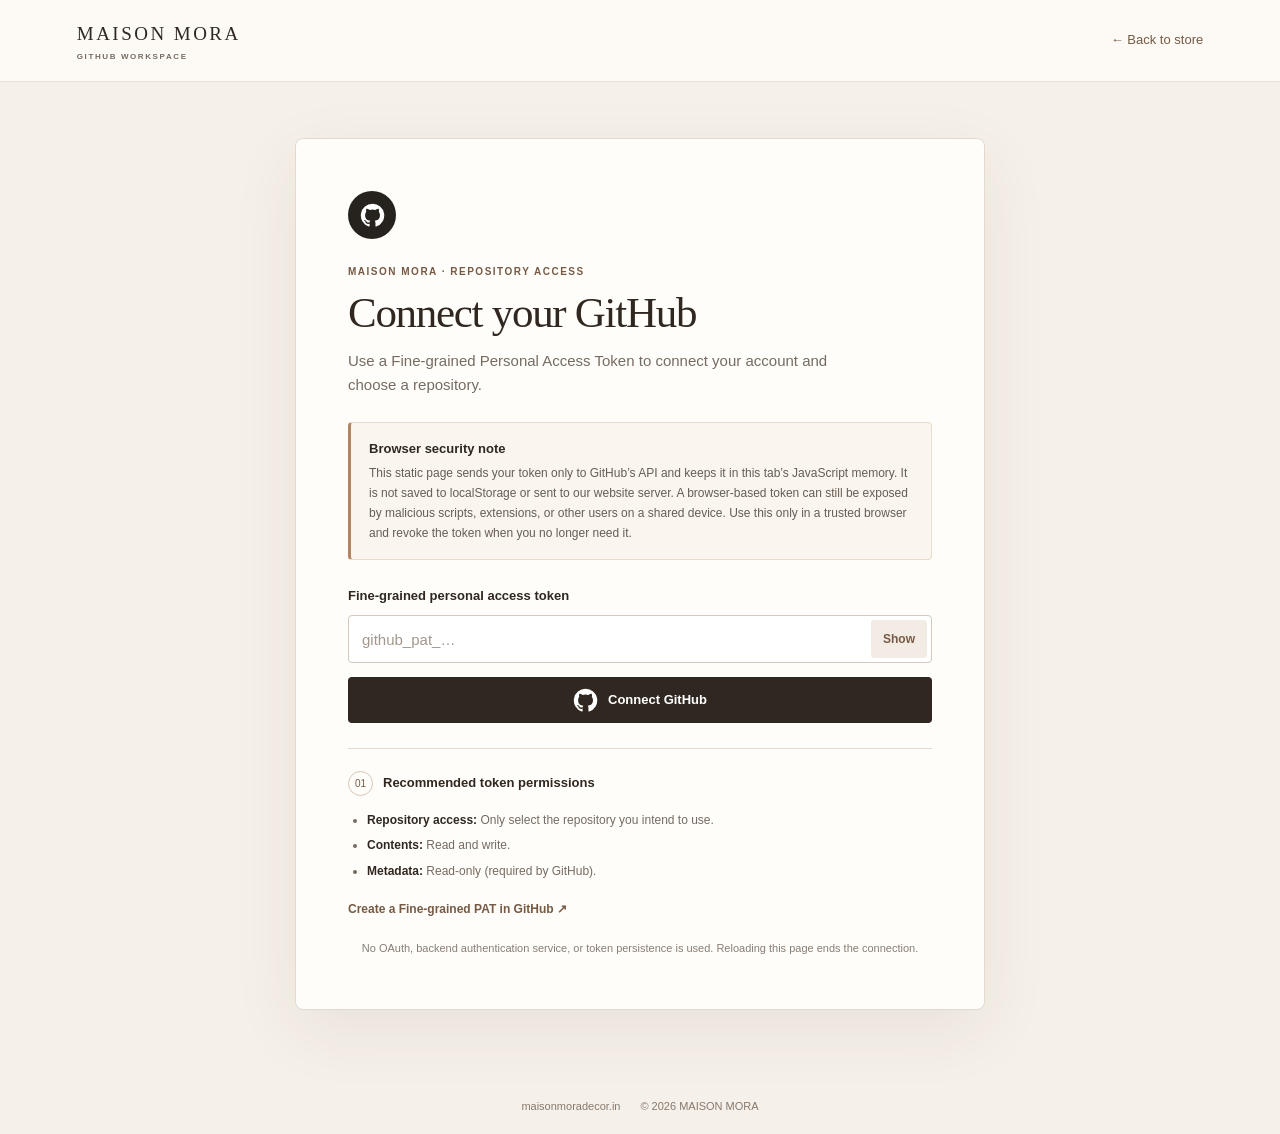
<file: github-login.html>
<!DOCTYPE html>
<html lang="en">
<head>
  <meta charset="UTF-8">
  <meta name="viewport" content="width=device-width, initial-scale=1">
  <meta name="theme-color" content="#f5f0e9">
  <meta name="description" content="Connect a GitHub account and repository to the MAISON MORA workspace.">
  <title>GitHub Workspace | MAISON MORA</title>
  <link rel="stylesheet" href="css/github-auth.css">
  <script src="js/github-auth.js" defer></script>
  <script src="js/catalog-manager.js" defer></script>
</head>
<body>
  <header class="topbar">
    <a class="wordmark" href="index.html" aria-label="MAISON MORA home">MAISON MORA<span>GITHUB WORKSPACE</span></a>
    <a class="back-link" href="index.html">← Back to store</a>
  </header>

  <main class="auth-shell">
    <section class="login-card" id="login-view" aria-labelledby="welcome-title">
      <div class="github-mark" aria-hidden="true">
        <svg viewBox="0 0 24 24"><path d="M12 .8a11.2 11.2 0 0 0-3.54 21.83c.56.1.76-.24.76-.54v-2.1c-3.1.68-3.76-1.32-3.76-1.32-.5-1.29-1.24-1.63-1.24-1.63-1.02-.7.08-.69.08-.69 1.12.08 1.71 1.15 1.71 1.15 1 1.7 2.62 1.21 3.26.93.1-.72.39-1.21.71-1.49-2.48-.28-5.09-1.24-5.09-5.53 0-1.22.44-2.21 1.15-2.99-.12-.28-.5-1.42.11-2.95 0 0 .94-.3 3.08 1.14a10.7 10.7 0 0 1 5.61 0c2.14-1.44 3.08-1.14 3.08-1.14.61 1.53.23 2.67.11 2.95.72.78 1.15 1.77 1.15 2.99 0 4.3-2.61 5.25-5.1 5.52.4.35.76 1.03.76 2.08v3.08c0 .3.2.65.77.54A11.2 11.2 0 0 0 12 .8Z"/></svg>
      </div>
      <p class="eyebrow">MAISON MORA · REPOSITORY ACCESS</p>
      <h1 id="welcome-title">Connect your GitHub</h1>
      <p class="intro">Use a Fine-grained Personal Access Token to connect your account and choose a repository.</p>

      <div class="security-note" role="note">
        <strong>Browser security note</strong>
        <p>This static page sends your token only to GitHub’s API and keeps it in this tab’s JavaScript memory. It is not saved to localStorage or sent to our website server. A browser-based token can still be exposed by malicious scripts, extensions, or other users on a shared device. Use this only in a trusted browser and revoke the token when you no longer need it.</p>
      </div>

      <form id="token-form">
        <label for="pat-input">Fine-grained personal access token</label>
        <div class="token-field">
          <input id="pat-input" name="token" type="password" placeholder="github_pat_…" autocomplete="off" autocapitalize="off" spellcheck="false" required>
          <button id="toggle-token" type="button" aria-label="Show token" aria-pressed="false">Show</button>
        </div>
        <button class="primary-button" id="connect-button" type="submit">
          <svg viewBox="0 0 24 24" aria-hidden="true"><path d="M12 .8a11.2 11.2 0 0 0-3.54 21.83c.56.1.76-.24.76-.54v-2.1c-3.1.68-3.76-1.32-3.76-1.32-.5-1.29-1.24-1.63-1.24-1.63-1.02-.7.08-.69.08-.69 1.12.08 1.71 1.15 1.71 1.15 1 1.7 2.62 1.21 3.26.93.1-.72.39-1.21.71-1.49-2.48-.28-5.09-1.24-5.09-5.53 0-1.22.44-2.21 1.15-2.99-.12-.28-.5-1.42.11-2.95 0 0 .94-.3 3.08 1.14a10.7 10.7 0 0 1 5.61 0c2.14-1.44 3.08-1.14 3.08-1.14.61 1.53.23 2.67.11 2.95.72.78 1.15 1.77 1.15 2.99 0 4.3-2.61 5.25-5.1 5.52.4.35.76 1.03.76 2.08v3.08c0 .3.2.65.77.54A11.2 11.2 0 0 0 12 .8Z"/></svg>
          <span>Connect GitHub</span>
        </button>
      </form>

      <div class="permission-guide">
        <div class="guide-heading"><span>01</span><strong>Recommended token permissions</strong></div>
        <ul>
          <li><strong>Repository access:</strong> Only select the repository you intend to use.</li>
          <li><strong>Contents:</strong> Read and write.</li>
          <li><strong>Metadata:</strong> Read-only (required by GitHub).</li>
        </ul>
        <a href="https://github.com/settings/personal-access-tokens/new" target="_blank" rel="noopener noreferrer">Create a Fine-grained PAT in GitHub ↗</a>
      </div>

      <p class="status-message" id="login-status" role="status" aria-live="polite" hidden></p>
      <p class="footnote">No OAuth, backend authentication service, or token persistence is used. Reloading this page ends the connection.</p>
    </section>

    <section class="dashboard" id="dashboard-view" aria-labelledby="dashboard-title" hidden>
      <div class="dashboard-heading">
        <div>
          <p class="eyebrow">MAISON MORA · GITHUB WORKSPACE</p>
          <h1 id="dashboard-title">Product management</h1>
        </div>
        <div class="dashboard-account">
          <img id="user-avatar" class="avatar" alt="" width="42" height="42" hidden>
          <div class="account-copy">
            <strong id="user-login"></strong>
            <span id="connection-status" class="connection-status">Connected · this tab only</span>
          </div>
          <button class="secondary-button" id="logout-button" type="button">Log out</button>
        </div>
      </div>

      <div class="workspace-layout">
        <nav class="workspace-nav" aria-label="Product management">
          <button class="workspace-nav-item active" type="button" data-workspace-page="overview">Dashboard</button>
          <button class="workspace-nav-item" type="button" data-workspace-page="catalog">Product Catalog</button>
          <button class="workspace-nav-item" type="button" data-workspace-page="add-product">Add Product</button>
          <button class="workspace-nav-item" type="button" data-workspace-page="categories">Categories</button>
          <button class="workspace-nav-item" type="button" data-workspace-page="repository">Repository Settings</button>
        </nav>

        <div class="workspace-content">
          <section class="workspace-page" id="page-overview" data-page-panel="overview">
            <div class="page-heading"><div><p class="eyebrow">YOUR STORE AT A GLANCE</p><h2>Dashboard</h2></div><button class="primary-button" type="button" data-go-page="add-product">Add product <span aria-hidden="true">＋</span></button></div>
            <div class="stat-grid">
              <article class="stat-card"><span>Total products</span><strong id="stat-products">—</strong></article>
              <article class="stat-card"><span>Categories</span><strong id="stat-categories">—</strong></article>
              <article class="stat-card"><span>Product images</span><strong id="stat-images">—</strong></article>
            </div>
            <section class="panel-card"><div class="panel-heading"><h3>Recently added</h3><button class="text-button" type="button" data-go-page="catalog">View catalog →</button></div><div class="recent-products" id="recent-products"><p class="empty-message">Connect a repository to load your products.</p></div></section>
            <section class="panel-card"><div class="panel-heading"><h3>Recent activity</h3></div><div id="recent-activity"><p class="empty-message">Activity from this session will appear here.</p></div></section>
            <p class="status-message" id="dashboard-status" role="status" aria-live="polite" hidden></p>
          </section>

          <section class="workspace-page" id="page-catalog" data-page-panel="catalog" hidden>
            <div class="page-heading"><div><p class="eyebrow">MANAGE YOUR COLLECTION</p><h2>Product Catalog</h2></div><button class="primary-button" type="button" data-go-page="add-product">Add product <span aria-hidden="true">＋</span></button></div>
            <div class="catalog-toolbar">
              <label class="search-control" for="catalog-search">Search products<input id="catalog-search" type="search" placeholder="Name, SKU or description"></label>
              <label for="catalog-category-filter">Category<select id="catalog-category-filter"><option value="">All categories</option></select></label>
              <label for="catalog-price-filter">Price range<select id="catalog-price-filter"><option value="">All prices</option><option value="0-1000">Under ₹1,000</option><option value="1000-5000">₹1,000–₹5,000</option><option value="5000+">Above ₹5,000</option></select></label>
              <label for="catalog-sort">Sort by<select id="catalog-sort"><option value="newest">Newest</option><option value="oldest">Oldest</option><option value="price-asc">Price: Low to High</option><option value="price-desc">Price: High to Low</option><option value="name">Name: A to Z</option></select></label>
            </div>
            <p class="catalog-count" id="catalog-count" aria-live="polite"></p>
            <div class="product-grid" id="product-grid"><p class="empty-message">Configure a repository to load your products.</p></div>
            <div class="recovery-actions" id="catalog-recovery"></div>
            <p class="status-message" id="catalog-status" role="status" aria-live="polite" hidden></p>
          </section>

          <section class="workspace-page" id="page-add-product" data-page-panel="add-product" hidden>
            <div class="page-heading"><div><p class="eyebrow" id="product-form-eyebrow">ADD SOMETHING LOVELY</p><h2 id="product-form-title">Add Product</h2></div><button class="text-button" type="button" data-go-page="catalog">← Back to catalog</button></div>
            <form class="product-form" id="product-form" novalidate>
              <section class="form-section">
                <div class="form-section-heading"><span>01</span><div><h3>Product Images</h3><p>JPG, PNG or WEBP · up to 5 MB per image</p></div></div>
                <div class="drop-zone" id="image-drop-zone">
                  <span class="upload-icon" aria-hidden="true">↑</span><strong>Drop product photos here</strong><span>or browse from your computer</span>
                  <input id="product-images" type="file" accept=".jpg,.jpeg,.png,.webp,image/jpeg,image/png,image/webp" multiple hidden>
                  <button class="secondary-button" id="choose-images" type="button">Choose images</button>
                </div>
                <p class="field-error" id="image-error" role="alert"></p>
                <div class="image-preview-grid" id="image-preview-grid"></div>
              </section>

              <section class="form-section">
                <div class="form-section-heading"><span>02</span><div><h3>Basic Information</h3><p>Give this piece a name and a home in your catalog.</p></div></div>
                <div class="form-grid">
                  <label class="span-two" for="product-name">Product name <span aria-hidden="true">*</span><input id="product-name" name="name" type="text" minlength="3" maxlength="120" placeholder="e.g. Modern Wooden Dining Table" required></label>
                  <div class="field-with-action"><label for="product-category">Category <span aria-hidden="true">*</span><select id="product-category" name="categoryId" required><option value="">Choose a category</option></select></label><button class="inline-link" type="button" data-go-page="categories">Manage categories</button></div>
                  <label for="product-sku">SKU <span aria-hidden="true">*</span><input id="product-sku" name="sku" type="text" minlength="2" maxlength="40" required></label>
                </div>
              </section>

              <section class="form-section">
                <div class="form-section-heading"><span>03</span><div><h3>Pricing</h3><p>Set a clear price in Indian rupees.</p></div></div>
                <label class="price-field" for="product-price">Price (INR) <span aria-hidden="true">*</span><span class="currency-input"><span>₹</span><input id="product-price" name="price" type="number" min="0" step="0.01" placeholder="0.00" required></span></label>
              </section>

              <section class="form-section">
                <div class="form-section-heading"><span>04</span><div><h3>Description</h3><p>Tell customers what makes this product special.</p></div></div>
                <label for="product-description">Description <span aria-hidden="true">*</span><textarea id="product-description" name="description" minlength="10" maxlength="2000" rows="5" placeholder="Add a thoughtful product description…" required></textarea><span class="character-count" id="description-count">0 / 2,000</span></label>
              </section>

              <section class="form-section">
                <div class="form-section-heading"><span>05</span><div><h3>Dimensions</h3><p>Optional; enter all three measurements together.</p></div></div>
                <div class="dimension-grid">
                  <label for="dimension-length">Length<input id="dimension-length" name="length" type="number" min="0" step="any" placeholder="—"></label>
                  <label for="dimension-width">Width<input id="dimension-width" name="width" type="number" min="0" step="any" placeholder="—"></label>
                  <label for="dimension-height">Height<input id="dimension-height" name="height" type="number" min="0" step="any" placeholder="—"></label>
                  <label for="dimension-unit">Unit<select id="dimension-unit" name="unit"><option value="cm">cm</option><option value="mm">mm</option><option value="m">m</option><option value="inch">inch</option><option value="ft">ft</option></select></label>
                </div>
                <p class="field-error" id="dimension-error" role="alert"></p>
              </section>

              <div class="form-actions"><button class="primary-button" id="save-product" type="submit">Save product</button><button class="secondary-button" id="resume-upload" type="button" hidden>Resume interrupted upload</button><button class="text-button" id="cancel-edit" type="button" hidden>Cancel editing</button></div>
              <p class="status-message" id="form-status" role="status" aria-live="polite" hidden></p>
              <p class="upload-progress" id="upload-progress" aria-live="polite" hidden></p>
            </form>
          </section>

          <section class="workspace-page" id="page-categories" data-page-panel="categories" hidden>
            <div class="page-heading"><div><p class="eyebrow">ORGANIZE YOUR COLLECTION</p><h2>Categories</h2></div></div>
            <section class="panel-card category-editor">
              <h3 id="category-form-title">Add a category</h3>
              <form id="category-form" class="inline-form">
                <label for="category-name">Category name<input id="category-name" type="text" maxlength="80" placeholder="e.g. Home Decor" required></label>
                <button class="primary-button" type="submit" id="save-category">Add category</button>
                <button class="text-button" type="button" id="cancel-category-edit" hidden>Cancel</button>
              </form>
              <p class="status-message" id="category-status" role="status" aria-live="polite" hidden></p>
              <div class="recovery-actions" id="category-recovery"></div>
            </section>
            <div class="category-list" id="category-list"><p class="empty-message">Configure a repository to manage categories.</p></div>
          </section>

          <section class="workspace-page" id="page-repository" data-page-panel="repository" hidden>
            <div class="page-heading"><div><p class="eyebrow">GITHUB CONTENTS STORAGE</p><h2>Repository Settings</h2></div></div>
            <section class="repository-card">
              <p class="helper-text">Choose the repository and branch for your catalog. Product data and images are written directly to this repository.</p>
              <label for="repository-select">Repository</label>
              <div class="repository-controls"><select id="repository-select" disabled><option value="">Loading repositories…</option></select></div>
              <label for="branch-select">Branch</label>
              <select id="branch-select" disabled><option value="">Choose a repository first</option></select>
              <label for="root-folder">Catalog destination folder</label>
              <input id="root-folder" type="text" value="product-catalog" maxlength="180" placeholder="product-catalog">
              <p class="helper-text">Use letters, numbers, hyphens, underscores and slashes. Folders are created automatically when the first files are uploaded.</p>
              <label class="permission-confirm"><input id="confirm-write-permission" type="checkbox"> I confirmed this Fine-grained PAT has <strong>Contents: Read and write</strong> for this repository.</label>
              <button class="primary-button verify-button" id="verify-button" type="button" disabled>Verify and save repository</button>
              <p class="status-message" id="settings-status" role="status" aria-live="polite" hidden></p>
            </section>
            <section class="permissions-card" id="permissions-card" aria-live="polite" hidden>
              <div class="permissions-heading"><div><span class="field-label">CONNECTED REPOSITORY</span><h3 id="connected-repository"></h3></div><span class="verified-badge" id="repo-status">Verified</span></div>
              <dl class="permission-results">
                <div><dt>Contents read</dt><dd id="contents-read-status"></dd></div>
                <div><dt>Repository push access</dt><dd id="push-status"></dd></div>
                <div><dt>Fine-grained token write scope</dt><dd id="token-write-status"></dd></div>
              </dl>
              <p class="permission-disclaimer">GitHub has no non-mutating endpoint to inspect a Fine-grained PAT’s Contents: write grant. Repository push access is checked, but you must confirm Contents: Read and write in GitHub token settings. No test commit is made.</p>
            </section>
            <aside class="security-note dashboard-note" role="note"><strong>Token security</strong><p>Your token remains only in this page’s memory and is sent only to GitHub’s API. Logging out, reloading, or closing this tab clears it. GitHub does not expose a safe read-only test for the token’s write permission.</p></aside>
          </section>
        </div>
      </div>
    </section>
  </main>
  <dialog class="product-dialog" id="product-dialog" aria-labelledby="detail-product-name"><button class="modal-close" id="close-product-dialog" type="button" aria-label="Close product details">×</button><div id="product-detail-content"></div></dialog>
  <footer class="page-footer"><a href="https://maisonmoradecor.in" target="_blank" rel="noopener noreferrer">maisonmoradecor.in</a><span>© 2026 MAISON MORA</span></footer>
</body>
</html>
</file>
<file: css/github-auth.css>
:root{color-scheme:light;--ink:#302820;--muted:#766b61;--brown:#765a45;--line:#e4d9ce;--paper:#fffdfa;--wash:#f5f0e9;--accent:#8d654b;--green:#316848;--red:#a64036}
*{box-sizing:border-box}
body{min-height:100vh;margin:0;background:var(--wash);color:var(--ink);font:15px/1.6 "Segoe UI",Arial,sans-serif}
a{color:inherit}
button,input,select{font:inherit}
button:focus-visible,a:focus-visible,input:focus-visible,select:focus-visible{outline:3px solid #bd8964;outline-offset:3px}
[hidden]{display:none!important}
.topbar{height:82px;padding:0 clamp(20px,6vw,88px);display:flex;align-items:center;justify-content:space-between;border-bottom:1px solid rgba(118,90,69,.15);background:rgba(255,253,250,.8)}
.wordmark{font-family:Georgia,serif;font-size:19px;letter-spacing:.13em;text-decoration:none}
.wordmark span{display:block;margin-top:3px;color:var(--muted);font:700 8px/1.3 "Segoe UI",Arial,sans-serif;letter-spacing:.2em}
.back-link{font-size:13px;color:var(--brown);text-decoration:none}
.back-link:hover,.permission-guide a:hover,.page-footer a:hover{text-decoration:underline}
.auth-shell{width:min(100% - 32px,690px);margin:56px auto 70px}
.login-card,.dashboard{padding:clamp(26px,5vw,52px);border:1px solid var(--line);border-radius:8px;background:var(--paper);box-shadow:0 20px 70px rgba(67,48,31,.07)}
.github-mark{width:48px;height:48px;margin-bottom:25px;border-radius:50%;display:grid;place-items:center;background:#26231f;color:#fff}
.github-mark svg,.primary-button svg{width:25px;height:25px;fill:currentColor}
.eyebrow,.field-label{color:var(--brown);font-size:10px;font-weight:700;letter-spacing:.15em}
.eyebrow{margin:0 0 8px}
h1,h2,p{margin-top:0}
h1{margin-bottom:12px;font-family:Georgia,serif;font-size:clamp(32px,5vw,43px);font-weight:400;line-height:1.15;letter-spacing:-.03em}
.intro{max-width:510px;margin-bottom:25px;color:var(--muted)}
.security-note{padding:16px 18px;border:1px solid #e8dccb;border-left:3px solid #b38562;border-radius:4px;background:#faf5ee}
.security-note strong{display:block;margin-bottom:4px;font-size:13px}
.security-note p{margin:0;color:#665d54;font-size:12px;line-height:1.65}
form{margin-top:26px}
label{display:block;margin-bottom:8px;font-size:13px;font-weight:650}
.token-field{position:relative;display:flex}
.token-field input,select{width:100%;height:48px;padding:0 86px 0 13px;border:1px solid #d5c9bd;border-radius:4px;background:#fff;color:var(--ink)}
.token-field input::placeholder{color:#a3978d}
.token-field input:focus,select:focus{border-color:var(--accent);outline:2px solid rgba(141,101,75,.16)}
.token-field button{position:absolute;top:5px;right:5px;height:38px;padding:0 12px;border:0;border-radius:3px;background:#f2ece5;color:var(--brown);font-size:12px;font-weight:650}
.primary-button,.secondary-button{min-height:46px;padding:0 18px;border:1px solid transparent;border-radius:4px;font-size:13px;font-weight:700;cursor:pointer}
.primary-button{display:flex;align-items:center;justify-content:center;gap:10px;background:#302820;color:white}
.primary-button:hover:not(:disabled){background:#514033}
.primary-button:disabled,.secondary-button:disabled{opacity:.55;cursor:wait}
#connect-button{width:100%;margin-top:14px}
.permission-guide{margin-top:25px;padding-top:22px;border-top:1px solid var(--line)}
.guide-heading{display:flex;align-items:center;gap:10px;font-size:13px}
.guide-heading span{width:25px;height:25px;display:grid;place-items:center;border:1px solid #d6c6b7;border-radius:50%;color:var(--brown);font-size:10px}
.permission-guide ul{padding-left:19px;margin:12px 0;color:var(--muted);font-size:12px}
.permission-guide li{padding:3px 0}
.permission-guide li strong{color:var(--ink)}
.permission-guide>a{color:var(--brown);font-size:12px;font-weight:650;text-decoration:none}
.status-message{margin:15px 0 0;padding:11px 13px;border-radius:4px;background:#f8e9e7;color:var(--red);font-size:12px}
.status-message.success{background:#eaf3ec;color:var(--green)}
.status-message.info{background:#f5f0e9;color:#665d54}
.footnote{margin:20px 0 0;color:#887d73;font-size:11px;text-align:center}
.dashboard{padding:clamp(24px,4.5vw,44px)}
.dashboard-heading{display:flex;align-items:center;justify-content:space-between;gap:16px;margin-bottom:24px}
.dashboard-heading h1{margin:0}
.secondary-button{background:transparent;border-color:#d5c9bd;color:var(--brown)}
.secondary-button:hover{background:#f6f0e9}
.account-card{display:flex;align-items:center;gap:15px;padding:16px;border:1px solid var(--line);border-radius:5px}
.avatar{width:56px;height:56px;border-radius:50%;object-fit:cover;background:#eee}
.account-copy{display:grid;gap:2px}
.account-copy strong{font-size:16px}
.connection-status{color:var(--green);font-size:12px}
.repository-card,.permissions-card{margin-top:18px;padding:20px;border:1px solid var(--line);border-radius:5px}
.repository-controls{display:grid;grid-template-columns:1fr auto;gap:10px}
.repository-controls select{padding-right:34px}
.verify-button{white-space:nowrap}
.helper-text{margin:10px 0 0;color:var(--muted);font-size:11px}
.permissions-heading{display:flex;align-items:center;justify-content:space-between;gap:12px}
.permissions-heading h2{margin:3px 0 0;font-size:20px;overflow-wrap:anywhere}
.verified-badge{padding:4px 9px;border-radius:99px;background:#eaf3ec;color:var(--green);font-size:11px;font-weight:700;white-space:nowrap}
.permission-results{margin:18px 0}
.permission-results>div{display:grid;grid-template-columns:1fr auto;gap:10px;padding:9px 0;border-bottom:1px solid #eee8e2;font-size:12px}
.permission-results dt{color:var(--muted)}
.permission-results dd{margin:0;text-align:right;font-weight:650}
.permission-disclaimer{margin:0;color:#766b61;font-size:11px;line-height:1.6}
.dashboard-note{margin-top:18px}
.page-footer{display:flex;justify-content:center;gap:20px;flex-wrap:wrap;padding:18px;color:#87796d;font-size:11px}
.page-footer a{text-decoration:none}
@media(max-width:560px){.topbar{height:70px;padding:0 18px}.wordmark{font-size:16px}.auth-shell{margin-top:28px}.repository-controls{grid-template-columns:1fr}.repository-controls .primary-button{width:100%}.dashboard-heading{align-items:flex-start}.dashboard-heading h1{font-size:31px}}

.auth-shell.workspace-shell{width:min(100% - 32px,1320px);margin-top:32px}
.dashboard-account{display:flex;align-items:center;gap:12px}
.dashboard-account .avatar{width:42px;height:42px}
.dashboard-account .secondary-button{min-height:38px;padding:0 13px}
.workspace-layout{display:grid;grid-template-columns:220px minmax(0,1fr);gap:28px;align-items:start}
.workspace-nav{position:sticky;top:20px;display:grid;gap:5px;padding:8px;border:1px solid var(--line);border-radius:6px;background:#fcfaf7}
.workspace-nav-item{padding:11px 12px;border:0;border-radius:4px;background:transparent;color:var(--muted);text-align:left;font-size:12px;font-weight:650;cursor:pointer}
.workspace-nav-item:hover,.workspace-nav-item.active{background:#eee5dc;color:var(--ink)}
.workspace-content{min-width:0}
.workspace-page>section+section{margin-top:20px}
.page-heading,.panel-heading{display:flex;align-items:center;justify-content:space-between;gap:14px}
.page-heading{margin-bottom:20px}
.page-heading h2{margin:0;font:400 clamp(25px,3vw,34px)/1.2 Georgia,serif;letter-spacing:-.02em}
.page-heading .primary-button{min-height:40px}
.text-button,.inline-link{padding:5px 0;border:0;background:transparent;color:var(--brown);font-size:12px;font-weight:650;cursor:pointer}
.text-button:hover,.inline-link:hover{text-decoration:underline}
.inline-link{display:block;margin-top:3px}
.stat-grid{display:grid;grid-template-columns:repeat(3,minmax(0,1fr));gap:12px;margin-bottom:18px}
.stat-card{display:grid;gap:6px;padding:17px;border:1px solid var(--line);border-radius:5px;background:#fcfaf7}
.stat-card span,.catalog-count,.product-sku,.product-dimensions,.image-count{color:var(--muted);font-size:11px}
.stat-card strong{font:400 27px/1.1 Georgia,serif}
.panel-card{padding:18px;border:1px solid var(--line);border-radius:5px;background:#fff}
.panel-heading{margin-bottom:12px}
.panel-heading h3,.panel-card h3{margin:0;font:400 19px/1.3 Georgia,serif}
.recent-products{display:grid}
.recent-product{display:flex;justify-content:space-between;gap:12px;padding:10px 0;border:0;border-top:1px solid #f0e9e2;background:transparent;color:var(--ink);text-align:left;font-size:12px;cursor:pointer}
.recent-product span{color:var(--muted);font-size:11px}
.activity-row{display:flex;justify-content:space-between;gap:12px;padding:8px 0;border-top:1px solid #f0e9e2;font-size:11px}
.activity-row time{flex:none;color:var(--muted)}
.empty-message{padding:18px;border:1px dashed #ded1c4;border-radius:4px;color:var(--muted);font-size:12px;text-align:center}
.catalog-toolbar{display:grid;grid-template-columns:2fr repeat(3,minmax(125px,1fr));gap:10px;align-items:end;padding:14px;border:1px solid var(--line);border-radius:5px;background:#fcfaf7}
.catalog-toolbar label{margin:0;color:var(--muted);font-size:11px}
.catalog-toolbar select,.catalog-toolbar input,.repository-card>input{width:100%;height:40px;margin-top:5px;padding:0 10px;border:1px solid #d5c9bd;border-radius:4px;background:#fff;color:var(--ink)}
.catalog-toolbar input{padding-right:10px}
.catalog-count{margin:12px 0}
.product-grid{display:grid;grid-template-columns:repeat(3,minmax(0,1fr));gap:14px}
.product-card{min-width:0;overflow:hidden;border:1px solid var(--line);border-radius:5px;background:#fff;transition:box-shadow .18s ease,transform .18s ease}
.product-card:hover{transform:translateY(-2px);box-shadow:0 10px 25px rgba(67,48,31,.08)}
.product-card-main{display:block;width:100%;padding:0;border:0;background:transparent;color:inherit;text-align:left;cursor:pointer}
.product-card-image{display:block;width:100%;height:170px;object-fit:cover;background:#f1ebe4}
.product-card-copy{display:grid;gap:5px;padding:13px 14px}
.product-category{color:var(--brown);font-size:10px;font-weight:700;letter-spacing:.04em}
.product-card-copy h3{margin:0;font:400 17px/1.3 Georgia,serif}
.product-card-description{display:-webkit-box;overflow:hidden;margin:2px 0;color:var(--muted);font-size:11px;line-height:1.55;-webkit-box-orient:vertical;-webkit-line-clamp:2}
.product-price{font-size:14px}
.product-dimensions{overflow-wrap:anywhere}
.product-card-footer{display:flex;align-items:center;gap:10px;padding:9px 13px;border-top:1px solid #f0e9e2}
.product-card-footer .image-count{margin-right:auto}
.delete-action{color:var(--red)}
.product-card-footer .text-button{font-size:11px}
.product-form{margin-top:0}
.form-section{margin:0 0 16px;padding:20px;border:1px solid var(--line);border-radius:5px;background:#fff}
.form-section-heading{display:flex;gap:12px;align-items:flex-start;margin-bottom:17px}
.form-section-heading>span{width:26px;height:26px;flex:none;display:grid;place-items:center;border:1px solid #d6c6b7;border-radius:50%;color:var(--brown);font-size:10px}
.form-section-heading h3{margin:0;font:400 19px/1.3 Georgia,serif}
.form-section-heading p{margin:3px 0 0;color:var(--muted);font-size:11px}
.form-grid{display:grid;grid-template-columns:repeat(2,minmax(0,1fr));gap:14px}
.form-grid .span-two{grid-column:span 2}
.field-with-action{min-width:0}
.field-with-action label{margin-bottom:0}
.form-section label{margin:0;color:var(--ink);font-size:12px}
.form-section input:not([type=radio]),.form-section select,.form-section textarea,.inline-form input{display:block;width:100%;margin-top:6px;padding:10px 11px;border:1px solid #d5c9bd;border-radius:4px;background:white;color:var(--ink)}
.form-section input:not([type=radio]),.form-section select,.inline-form input{height:42px}
.form-section textarea{resize:vertical;min-height:110px}
.currency-input{display:flex;align-items:center;margin-top:6px;border:1px solid #d5c9bd;border-radius:4px;background:#fff}
.currency-input>span{padding-left:12px;color:var(--muted)}
.currency-input input{flex:1;min-width:0;margin:0!important;border:0!important}
.price-field{max-width:320px}
.dimension-grid{display:grid;grid-template-columns:repeat(4,minmax(0,1fr));gap:10px}
.dimension-grid label{font-size:11px}
.drop-zone{display:grid;justify-items:center;gap:5px;padding:24px;border:1px dashed #cbb8a6;border-radius:5px;background:#fcfaf7;color:var(--muted);font-size:11px;text-align:center}
.drop-zone.drag-over{border-color:var(--accent);background:#f4ece4}
.drop-zone strong{color:var(--ink);font-size:13px}
.upload-icon{width:30px;height:30px;display:grid;place-items:center;border-radius:50%;background:#eee5dc;color:var(--brown);font-size:19px}
.drop-zone .secondary-button{min-height:35px;margin-top:8px}
.field-error{margin:8px 0 0;color:var(--red);font-size:11px}
.image-preview-grid{display:grid;grid-template-columns:repeat(3,minmax(0,1fr));gap:10px;margin-top:12px}
.image-preview-card{overflow:hidden;border:1px solid var(--line);border-radius:4px;background:#fff}
.image-preview-card>img{display:block;width:100%;height:120px;object-fit:cover;background:#f1ebe4}
.image-preview-info{display:grid;gap:2px;padding:8px 9px}
.image-preview-info strong{overflow:hidden;text-overflow:ellipsis;white-space:nowrap;font-size:10px}
.image-preview-info span{color:var(--muted);font-size:9px}
.image-preview-controls{display:flex;align-items:center;gap:5px;padding:0 8px 8px}
.primary-image-choice{display:flex!important;align-items:center;gap:4px;margin-right:auto!important;font-size:10px!important}
.primary-image-choice input{accent-color:var(--brown)}
.icon-button{width:26px;height:26px;padding:0;border:1px solid var(--line);border-radius:3px;background:#fff;color:var(--brown);cursor:pointer}
.icon-button:disabled{opacity:.4;cursor:default}
.remove-image{color:var(--red)}
.character-count{display:block;margin-top:5px;color:var(--muted);font-size:10px;text-align:right}
.form-actions{display:flex;align-items:center;gap:10px;flex-wrap:wrap}
.form-actions .primary-button{min-width:160px}
.upload-progress{margin:12px 0 0;color:var(--muted);font-size:11px}
.repository-card{display:grid;gap:8px;margin-top:0}
.repository-card .helper-text{margin:0 0 7px}
.repository-card>label:not(.permission-confirm){margin:4px 0 0}
.repository-card select{height:42px;padding:0 10px}
.permission-confirm{display:flex;align-items:flex-start;gap:8px;margin:9px 0 2px;color:var(--muted);font-size:11px}
.permission-confirm input{margin-top:3px;accent-color:var(--brown)}
.permission-confirm strong{color:var(--ink)}
.repository-card .verify-button{justify-self:start}
.permissions-card{margin-top:15px}
.permissions-heading h3{margin:3px 0 0;font:400 20px/1.3 Georgia,serif;overflow-wrap:anywhere}
.category-editor{margin:0 0 14px}
.category-editor h3{margin-bottom:10px}
.inline-form{display:grid;grid-template-columns:minmax(0,1fr) auto auto;gap:10px;align-items:end;margin:0}
.inline-form label{margin:0;color:var(--muted);font-size:11px}
.inline-form .primary-button{min-height:42px}
.category-list{display:grid;gap:8px}
.category-row{display:flex;align-items:center;justify-content:space-between;gap:12px;padding:14px;border:1px solid var(--line);border-radius:5px;background:#fff}
.category-copy{display:grid;gap:2px}
.category-copy strong{font:400 16px/1.3 Georgia,serif}
.category-copy span{color:var(--muted);font-size:10px}
.category-actions{display:flex;align-items:center;gap:12px}
.category-actions button:disabled{opacity:.45;cursor:not-allowed}
.recovery-actions{display:flex;gap:8px;flex-wrap:wrap;margin-top:10px}
.product-dialog{position:fixed;width:min(760px,calc(100% - 28px));max-height:calc(100% - 32px);overflow:auto;padding:26px;border:1px solid var(--line);border-radius:7px;background:var(--paper);color:var(--ink);box-shadow:0 24px 80px rgba(35,25,17,.24)}
.product-dialog::backdrop{background:rgba(38,31,25,.56)}
.modal-close{position:sticky;top:0;float:right;width:34px;height:34px;border:1px solid var(--line);border-radius:50%;background:#fff;font-size:21px;cursor:pointer}
.detail-heading h2{margin:4px 45px 2px 0;font:400 29px/1.2 Georgia,serif}
.detail-heading .product-sku{margin:0}
.detail-gallery{display:grid;grid-template-columns:repeat(auto-fit,minmax(150px,1fr));gap:9px;margin:18px 0}
.detail-gallery img{width:100%;height:200px;object-fit:cover;border-radius:4px;background:#f1ebe4}
.detail-summary{display:grid;gap:8px;padding:15px;border:1px solid var(--line);border-radius:4px;background:#fcfaf7}
.detail-summary .product-price{font-size:19px}
.detail-description{margin:0;white-space:pre-wrap;font-size:13px}
.detail-date{margin:0;color:var(--muted);font-size:10px}
.detail-actions{display:flex;gap:10px;margin-top:15px}
.detail-actions button{min-height:40px}

@media(max-width:1050px){
  .product-grid{grid-template-columns:repeat(2,minmax(0,1fr))}
  .catalog-toolbar{grid-template-columns:repeat(2,minmax(0,1fr))}
}
@media(max-width:760px){
  .auth-shell.workspace-shell{width:min(100% - 22px,620px);margin-top:16px}
  .dashboard{padding:20px}
  .workspace-layout{grid-template-columns:1fr;gap:14px}
  .workspace-nav{position:static;display:flex;overflow-x:auto;gap:4px}
  .workspace-nav-item{flex:none;padding:9px 11px;white-space:nowrap}
  .dashboard-heading{flex-wrap:wrap}
  .dashboard-account{width:100%;flex-wrap:wrap}
}
@media(max-width:520px){
  .stat-grid{gap:7px}
  .stat-card{padding:12px}
  .stat-card span{font-size:10px}
  .stat-card strong{font-size:22px}
  .product-grid{grid-template-columns:1fr}
  .catalog-toolbar{grid-template-columns:1fr 1fr}
  .catalog-toolbar .search-control{grid-column:span 2}
  .form-grid{grid-template-columns:1fr}
  .form-grid .span-two{grid-column:auto}
  .dimension-grid{grid-template-columns:repeat(2,minmax(0,1fr))}
  .image-preview-grid{grid-template-columns:repeat(2,minmax(0,1fr))}
  .inline-form{grid-template-columns:1fr 1fr}
  .inline-form label{grid-column:span 2}
  .inline-form .primary-button{width:100%}
  .category-actions{gap:7px}
  .detail-gallery{grid-template-columns:repeat(2,minmax(0,1fr))}
  .detail-gallery img{height:150px}
  .product-dialog{padding:18px}
}
</file>
